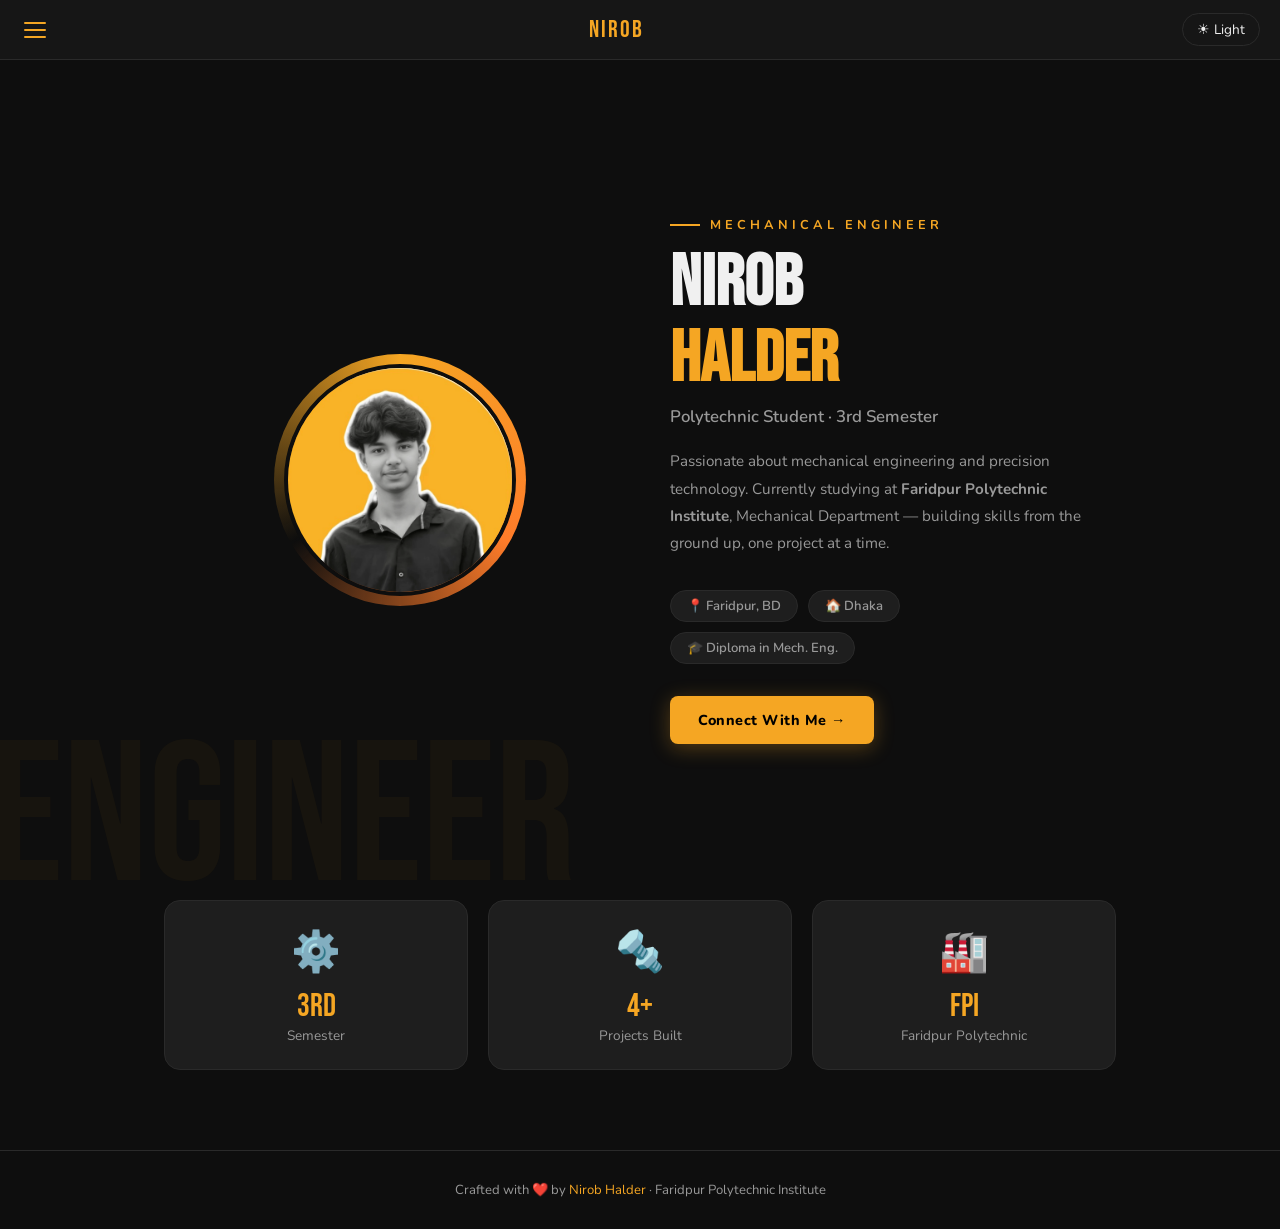
<file: index.html>
<!DOCTYPE html>
<html lang="en">
<head>
  <meta charset="UTF-8" />
  <meta name="viewport" content="width=device-width, initial-scale=1.0" />
  <title>Nirob Halder — Portfolio</title>
  <meta name="description" content="Portfolio of Nirob Halder — Mechanical Engineering Student at Faridpur Polytechnic Institute" />
  <link rel="stylesheet" href="style.css" />
</head>
<body>

  <!-- TOPBAR -->
  <header class="topbar">
    <button class="menu-btn" onclick="openMenu()" aria-label="Open Menu">
      <span></span><span></span><span></span>
    </button>
    <a href="index.html" class="logo">NIROB</a>
    <button class="theme-btn" id="themeBtn" onclick="toggleTheme()">☀ Light</button>
  </header>

  <!-- OVERLAY -->
  <div class="overlay" id="overlay" onclick="closeMenu()"></div>

  <!-- SIDEBAR -->
  <nav class="sidebar" id="sidebar">
    <button class="sidebar-close" onclick="closeMenu()">✕</button>
    <div class="sidebar-brand">NIROB HALDER</div>
    <ul class="nav-links">
      <li>
        <a href="index.html">
          <span class="nav-icon">🏠</span> Home
        </a>
      </li>
      <li>
        <a href="skills.html">
          <span class="nav-icon">⚙️</span> Skills
        </a>
      </li>
      <li>
        <a href="projects.html">
          <span class="nav-icon">🔧</span> Projects
        </a>
      </li>
     
      <li>
  <a href="pictures.html">
    <span class="nav-icon">📸</span> Pictures
  </a>
</li>
      
     <li>
        <a href="connect.html">
          <span class="nav-icon">📡</span> Connect
        </a>
      </li>
    </ul>
    <div class="sidebar-footer">© 2025 Nirob Halder</div>
  </nav>

  <!-- HOME PAGE -->
  <main class="page">
    <section class="home-hero">
      <div class="hero-bg-text">ENGINEER</div>

      <div class="hero-content">
        <!-- Profile Image -->
        <div class="hero-image-wrap fade-up delay-1">
          <div class="profile-ring">
            <div class="profile-img">
              <img src="nirob.png" alt="Nirob Halder"
                   onerror="this.style.display='none'; this.nextElementSibling.style.display='flex';" />
              <div class="profile-img-placeholder" style="display:none;">⚙️</div>
            </div>
          </div>
        </div>

        <!-- Text -->
        <div class="hero-text">
          <p class="hero-label fade-up delay-1">Mechanical Engineer</p>
          <h1 class="hero-name fade-up delay-2">
            NIROB<br /><span>HALDER</span>
          </h1>
          <p class="hero-title fade-up delay-3">Polytechnic Student · 3rd Semester</p>
          <p class="hero-desc fade-up delay-3">
            Passionate about mechanical engineering and precision technology.
            Currently studying at <strong>Faridpur Polytechnic Institute</strong>,
            Mechanical Department — building skills from the ground up,
            one project at a time.
          </p>
          <div class="hero-badges fade-up delay-4">
            <span class="badge">📍 Faridpur, BD</span>
            <span class="badge">🏠 Dhaka</span>
            <span class="badge">🎓 Diploma in Mech. Eng.</span>
          </div>
          <a href="connect.html" class="hero-cta fade-up delay-5">
            Connect With Me →
          </a>
        </div>
      </div>
    </section>

    <!-- Quick stats -->
    <section style="padding: 0 24px 80px; max-width: 1000px; margin: 0 auto;">
      <div style="display: grid; grid-template-columns: repeat(3, 1fr); gap: 20px;">
        <div class="skill-card fade-up delay-1" style="text-align:center;">
          <div style="font-size:2.5rem; margin-bottom:8px;">⚙️</div>
          <div style="font-family:'Bebas Neue',cursive; font-size:2rem; color:var(--accent);">3rd</div>
          <div style="font-size:0.85rem; color:var(--text2);">Semester</div>
        </div>
        <div class="skill-card fade-up delay-2" style="text-align:center;">
          <div style="font-size:2.5rem; margin-bottom:8px;">🔩</div>
          <div style="font-family:'Bebas Neue',cursive; font-size:2rem; color:var(--accent);">4+</div>
          <div style="font-size:0.85rem; color:var(--text2);">Projects Built</div>
        </div>
        <div class="skill-card fade-up delay-3" style="text-align:center;">
          <div style="font-size:2.5rem; margin-bottom:8px;">🏭</div>
          <div style="font-family:'Bebas Neue',cursive; font-size:2rem; color:var(--accent);">FPI</div>
          <div style="font-size:0.85rem; color:var(--text2);">Faridpur Polytechnic</div>
        </div>
      </div>
    </section>
  </main>

  <footer>
    <p>Crafted with ❤️ by <span>Nirob Halder</span> · Faridpur Polytechnic Institute</p>
  </footer>

  <script src="script.js"></script>
</body>
</html>
</file>
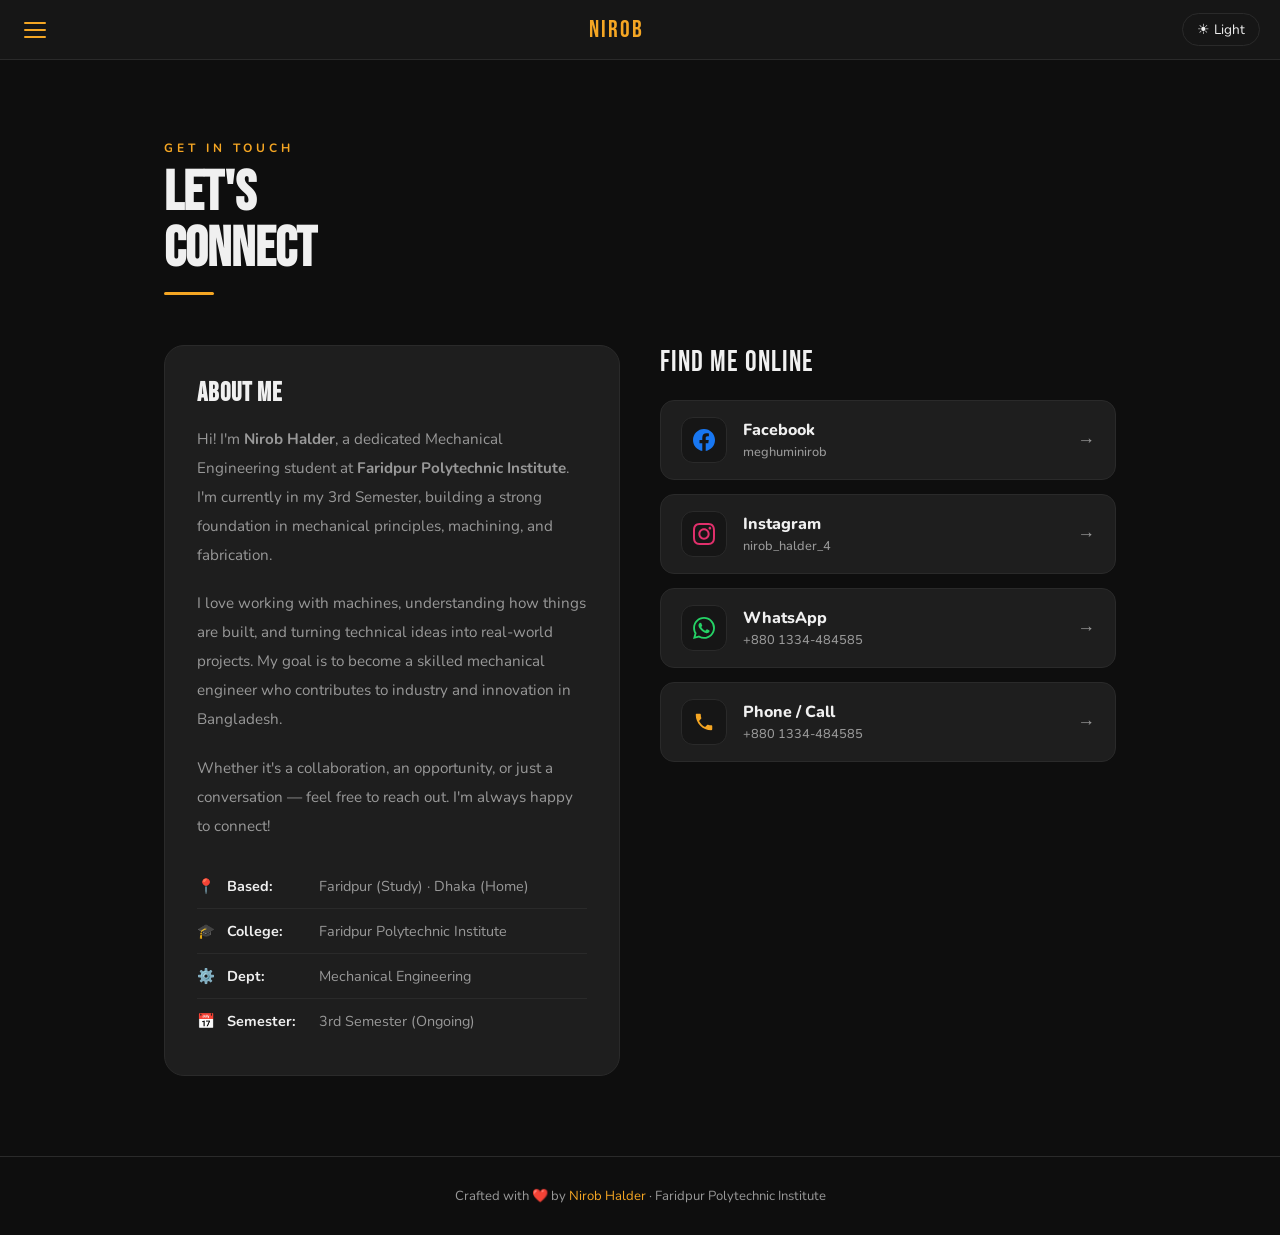
<file: connect.html>
<!DOCTYPE html>
<html lang="en">
<head>
  <meta charset="UTF-8" />
  <meta name="viewport" content="width=device-width, initial-scale=1.0" />
  <title>Connect — Nirob Halder</title>
  <link rel="stylesheet" href="style.css" />
</head>
<body>

  <!-- TOPBAR -->
  <header class="topbar">
    <button class="menu-btn" onclick="openMenu()" aria-label="Open Menu">
      <span></span><span></span><span></span>
    </button>
    <a href="index.html" class="logo">NIROB</a>
    <button class="theme-btn" id="themeBtn" onclick="toggleTheme()">☀ Light</button>
  </header>

  <!-- OVERLAY -->
  <div class="overlay" id="overlay" onclick="closeMenu()"></div>

  <!-- SIDEBAR -->
  <nav class="sidebar" id="sidebar">
    <button class="sidebar-close" onclick="closeMenu()">✕</button>
    <div class="sidebar-brand">NIROB HALDER</div>
    <ul class="nav-links">
      <li><a href="index.html"><span class="nav-icon">🏠</span> Home</a></li>
      <li><a href="skills.html"><span class="nav-icon">⚙️</span> Skills</a></li>
      <li><a href="projects.html"><span class="nav-icon">🔧</span> Projects</a></li>
      <li><a href="connect.html"><span class="nav-icon">📡</span> Connect</a></li>
    </ul>
    <div class="sidebar-footer">© 2025 Nirob Halder</div>
  </nav>

  <!-- CONNECT PAGE -->
  <main class="page">
    <div class="section">
      <div class="section-header fade-up delay-1">
        <p class="section-label">Get In Touch</p>
        <h2 class="section-title">Let's<br/>Connect</h2>
        <div class="section-line"></div>
      </div>

      <div class="connect-grid">

        <!-- About Card -->
        <div class="connect-about fade-up delay-2">
          <h3 style="font-family:'Bebas Neue',cursive; font-size:1.6rem; color:var(--text); margin-bottom:16px; letter-spacing:1px;">
            About Me
          </h3>
          <p>
            Hi! I'm <strong>Nirob Halder</strong>, a dedicated Mechanical Engineering student at
            <strong>Faridpur Polytechnic Institute</strong>. I'm currently in my 3rd Semester,
            building a strong foundation in mechanical principles, machining, and fabrication.
          </p>
          <p>
            I love working with machines, understanding how things are built, and turning
            technical ideas into real-world projects. My goal is to become a skilled
            mechanical engineer who contributes to industry and innovation in Bangladesh.
          </p>
          <p>
            Whether it's a collaboration, an opportunity, or just a conversation —
            feel free to reach out. I'm always happy to connect!
          </p>

          <div style="margin-top: 24px;">
            <div class="connect-info-item">
              <span>📍</span>
              <strong>Based:</strong>
              <span>Faridpur (Study) · Dhaka (Home)</span>
            </div>
            <div class="connect-info-item">
              <span>🎓</span>
              <strong>College:</strong>
              <span>Faridpur Polytechnic Institute</span>
            </div>
            <div class="connect-info-item">
              <span>⚙️</span>
              <strong>Dept:</strong>
              <span>Mechanical Engineering</span>
            </div>
            <div class="connect-info-item">
              <span>📅</span>
              <strong>Semester:</strong>
              <span>3rd Semester (Ongoing)</span>
            </div>
          </div>
        </div>

        <!-- Social Links -->
        <div class="social-section fade-up delay-3">
          <div class="social-title">Find Me Online</div>
          <div class="social-cards">

            <!-- Facebook -->
            <a class="social-card"
               href="https://www.facebook.com/meghuminirob"
               target="_blank" rel="noopener noreferrer">
              <div class="social-card-icon" style="color:#1877F2;">
                <svg width="22" height="22" viewBox="0 0 24 24" fill="currentColor">
                  <path d="M24 12.073c0-6.627-5.373-12-12-12s-12 5.373-12 12c0 5.99 4.388 10.954 10.125 11.854v-8.385H7.078v-3.47h3.047V9.43c0-3.007 1.792-4.669 4.533-4.669 1.312 0 2.686.235 2.686.235v2.953H15.83c-1.491 0-1.956.925-1.956 1.874v2.25h3.328l-.532 3.47h-2.796v8.385C19.612 23.027 24 18.062 24 12.073z"/>
                </svg>
              </div>
              <div class="social-card-info">
                <div class="social-card-name">Facebook</div>
                <div class="social-card-handle">meghuminirob</div>
              </div>
              <div class="social-arrow">→</div>
            </a>

            <!-- Instagram -->
            <a class="social-card"
               href="https://www.instagram.com/nirob_halder_4?igsh=eGdpYWpva2gyNnht"
               target="_blank" rel="noopener noreferrer">
              <div class="social-card-icon" style="color:#E1306C;">
                <svg width="22" height="22" viewBox="0 0 24 24" fill="currentColor">
                  <path d="M12 2.163c3.204 0 3.584.012 4.85.07 3.252.148 4.771 1.691 4.919 4.919.058 1.265.069 1.645.069 4.849 0 3.205-.012 3.584-.069 4.849-.149 3.225-1.664 4.771-4.919 4.919-1.266.058-1.644.07-4.85.07-3.204 0-3.584-.012-4.849-.07-3.26-.149-4.771-1.699-4.919-4.92-.058-1.265-.07-1.644-.07-4.849 0-3.204.013-3.583.07-4.849.149-3.227 1.664-4.771 4.919-4.919 1.266-.057 1.645-.069 4.849-.069zm0-2.163c-3.259 0-3.667.014-4.947.072-4.358.2-6.78 2.618-6.98 6.98-.059 1.281-.073 1.689-.073 4.948 0 3.259.014 3.668.072 4.948.2 4.358 2.618 6.78 6.98 6.98 1.281.058 1.689.072 4.948.072 3.259 0 3.668-.014 4.948-.072 4.354-.2 6.782-2.618 6.979-6.98.059-1.28.073-1.689.073-4.948 0-3.259-.014-3.667-.072-4.947-.196-4.354-2.617-6.78-6.979-6.98-1.281-.059-1.69-.073-4.949-.073zm0 5.838c-3.403 0-6.162 2.759-6.162 6.162s2.759 6.163 6.162 6.163 6.162-2.759 6.162-6.163c0-3.403-2.759-6.162-6.162-6.162zm0 10.162c-2.209 0-4-1.79-4-4 0-2.209 1.791-4 4-4s4 1.791 4 4c0 2.21-1.791 4-4 4zm6.406-11.845c-.796 0-1.441.645-1.441 1.44s.645 1.44 1.441 1.44c.795 0 1.439-.645 1.439-1.44s-.644-1.44-1.439-1.44z"/>
                </svg>
              </div>
              <div class="social-card-info">
                <div class="social-card-name">Instagram</div>
                <div class="social-card-handle">nirob_halder_4</div>
              </div>
              <div class="social-arrow">→</div>
            </a>

            <!-- WhatsApp -->
            <a class="social-card"
               href="https://wa.me/8801334484585"
               target="_blank" rel="noopener noreferrer">
              <div class="social-card-icon" style="color:#25D366;">
                <svg width="22" height="22" viewBox="0 0 24 24" fill="currentColor">
                  <path d="M17.472 14.382c-.297-.149-1.758-.867-2.03-.967-.273-.099-.471-.148-.67.15-.197.297-.767.966-.94 1.164-.173.199-.347.223-.644.075-.297-.15-1.255-.463-2.39-1.475-.883-.788-1.48-1.761-1.653-2.059-.173-.297-.018-.458.13-.606.134-.133.298-.347.446-.52.149-.174.198-.298.298-.497.099-.198.05-.371-.025-.52-.075-.149-.669-1.612-.916-2.207-.242-.579-.487-.5-.669-.51-.173-.008-.371-.01-.57-.01-.198 0-.52.074-.792.372-.272.297-1.04 1.016-1.04 2.479 0 1.462 1.065 2.875 1.213 3.074.149.198 2.096 3.2 5.077 4.487.709.306 1.262.489 1.694.625.712.227 1.36.195 1.871.118.571-.085 1.758-.719 2.006-1.413.248-.694.248-1.289.173-1.413-.074-.124-.272-.198-.57-.347m-5.421 7.403h-.004a9.87 9.87 0 01-5.031-1.378l-.361-.214-3.741.982.998-3.648-.235-.374a9.86 9.86 0 01-1.51-5.26c.001-5.45 4.436-9.884 9.888-9.884 2.64 0 5.122 1.03 6.988 2.898a9.825 9.825 0 012.893 6.994c-.003 5.45-4.437 9.884-9.885 9.884m8.413-18.297A11.815 11.815 0 0012.05 0C5.495 0 .16 5.335.157 11.892c0 2.096.547 4.142 1.588 5.945L.057 24l6.305-1.654a11.882 11.882 0 005.683 1.448h.005c6.554 0 11.89-5.335 11.893-11.893a11.821 11.821 0 00-3.48-8.413z"/>
                </svg>
              </div>
              <div class="social-card-info">
                <div class="social-card-name">WhatsApp</div>
                <div class="social-card-handle">+880 1334-484585</div>
              </div>
              <div class="social-arrow">→</div>
            </a>

            <!-- Phone -->
            <a class="social-card" href="tel:+8801334484585">
              <div class="social-card-icon" style="color:var(--accent);">
                <svg width="22" height="22" viewBox="0 0 24 24" fill="currentColor">
                  <path d="M6.62 10.79c1.44 2.83 3.76 5.14 6.59 6.59l2.2-2.2c.27-.27.67-.36 1.02-.24 1.12.37 2.33.57 3.57.57.55 0 1 .45 1 1V20c0 .55-.45 1-1 1-9.39 0-17-7.61-17-17 0-.55.45-1 1-1h3.5c.55 0 1 .45 1 1 0 1.25.2 2.45.57 3.57.11.35.03.74-.25 1.02l-2.2 2.2z"/>
                </svg>
              </div>
              <div class="social-card-info">
                <div class="social-card-name">Phone / Call</div>
                <div class="social-card-handle">+880 1334-484585</div>
              </div>
              <div class="social-arrow">→</div>
            </a>

          </div>
        </div>
      </div>
    </div>
  </main>

  <footer>
    <p>Crafted with ❤️ by <span>Nirob Halder</span> · Faridpur Polytechnic Institute</p>
  </footer>

  <script src="script.js"></script>
</body>
</html>
</file>
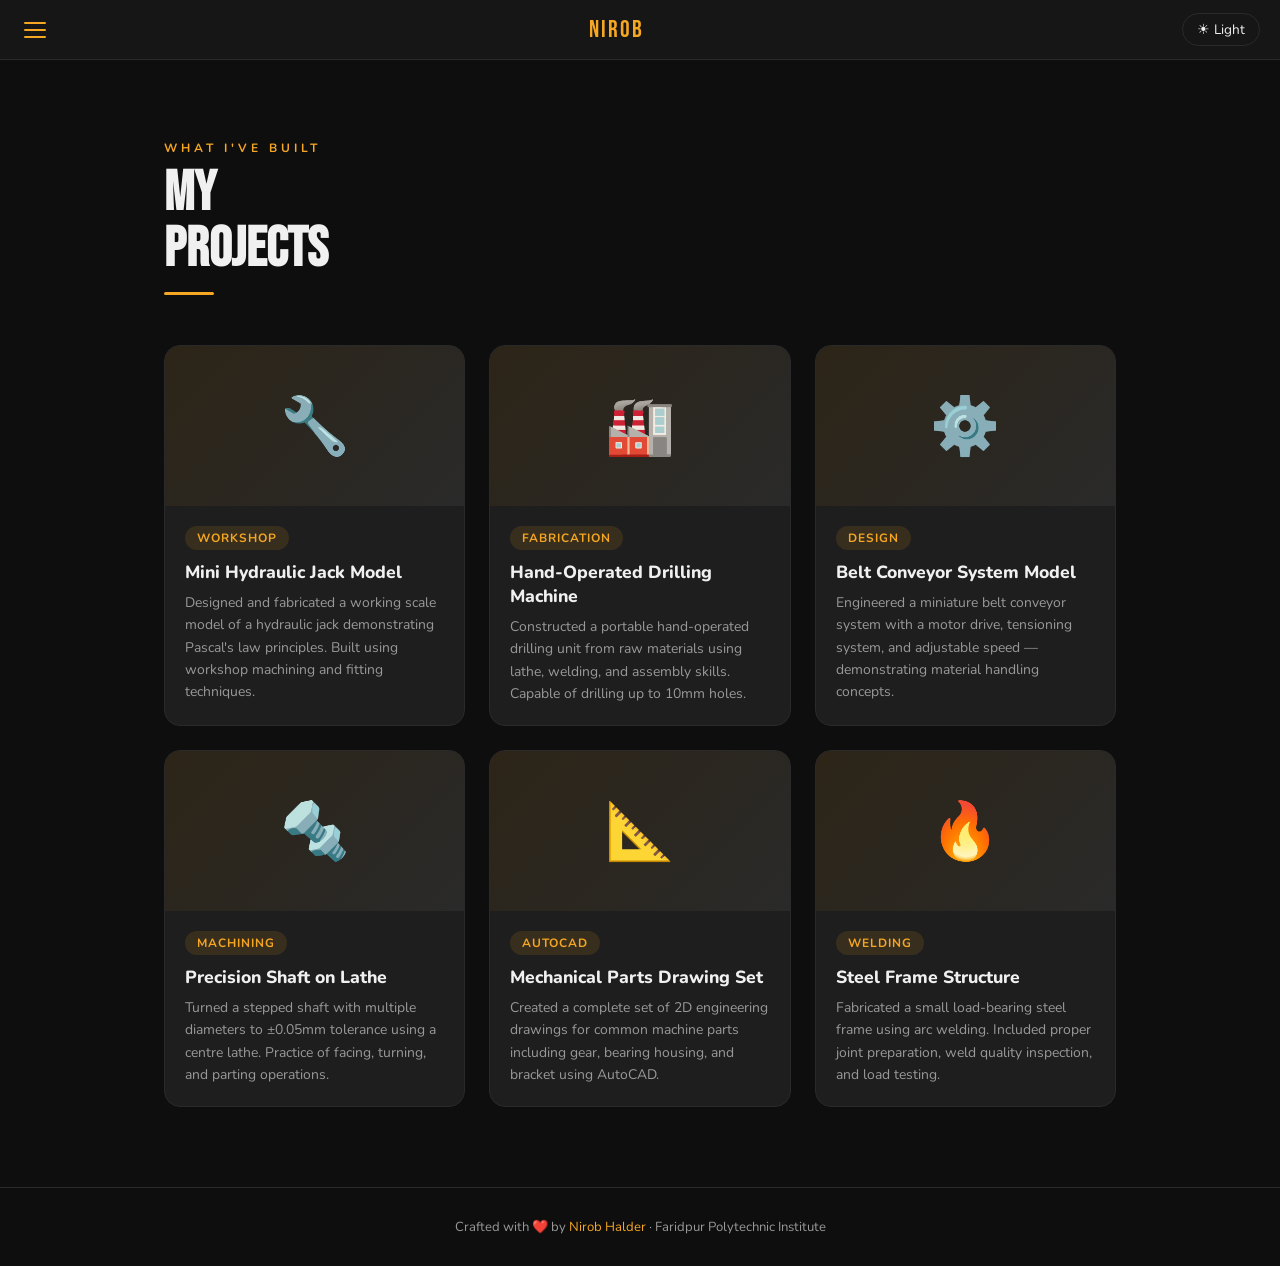
<file: projects.html>
<!DOCTYPE html>
<html lang="en">
<head>
  <meta charset="UTF-8" />
  <meta name="viewport" content="width=device-width, initial-scale=1.0" />
  <title>Projects — Nirob Halder</title>
  <link rel="stylesheet" href="style.css" />
</head>
<body>

  <!-- TOPBAR -->
  <header class="topbar">
    <button class="menu-btn" onclick="openMenu()" aria-label="Open Menu">
      <span></span><span></span><span></span>
    </button>
    <a href="index.html" class="logo">NIROB</a>
    <button class="theme-btn" id="themeBtn" onclick="toggleTheme()">☀ Light</button>
  </header>

  <!-- OVERLAY -->
  <div class="overlay" id="overlay" onclick="closeMenu()"></div>

  <!-- SIDEBAR -->
  <nav class="sidebar" id="sidebar">
    <button class="sidebar-close" onclick="closeMenu()">✕</button>
    <div class="sidebar-brand">NIROB HALDER</div>
    <ul class="nav-links">
      <li><a href="index.html"><span class="nav-icon">🏠</span> Home</a></li>
      <li><a href="skills.html"><span class="nav-icon">⚙️</span> Skills</a></li>
      <li><a href="projects.html"><span class="nav-icon">🔧</span> Projects</a></li>
      <li><a href="connect.html"><span class="nav-icon">📡</span> Connect</a></li>
    </ul>
    <div class="sidebar-footer">© 2025 Nirob Halder</div>
  </nav>

  <!-- PROJECTS PAGE -->
  <main class="page">
    <div class="section">
      <div class="section-header fade-up delay-1">
        <p class="section-label">What I've Built</p>
        <h2 class="section-title">My<br/>Projects</h2>
        <div class="section-line"></div>
      </div>

      <div class="projects-grid">

        <div class="project-card fade-up delay-1">
          <div class="project-thumb">🔧</div>
          <div class="project-body">
            <span class="project-tag">Workshop</span>
            <div class="project-title">Mini Hydraulic Jack Model</div>
            <div class="project-desc">
              Designed and fabricated a working scale model of a hydraulic jack demonstrating Pascal's law principles. Built using workshop machining and fitting techniques.
            </div>
          </div>
        </div>

        <div class="project-card fade-up delay-2">
          <div class="project-thumb">🏭</div>
          <div class="project-body">
            <span class="project-tag">Fabrication</span>
            <div class="project-title">Hand-Operated Drilling Machine</div>
            <div class="project-desc">
              Constructed a portable hand-operated drilling unit from raw materials using lathe, welding, and assembly skills. Capable of drilling up to 10mm holes.
            </div>
          </div>
        </div>

        <div class="project-card fade-up delay-3">
          <div class="project-thumb">⚙️</div>
          <div class="project-body">
            <span class="project-tag">Design</span>
            <div class="project-title">Belt Conveyor System Model</div>
            <div class="project-desc">
              Engineered a miniature belt conveyor system with a motor drive, tensioning system, and adjustable speed — demonstrating material handling concepts.
            </div>
          </div>
        </div>

        <div class="project-card fade-up delay-1">
          <div class="project-thumb">🔩</div>
          <div class="project-body">
            <span class="project-tag">Machining</span>
            <div class="project-title">Precision Shaft on Lathe</div>
            <div class="project-desc">
              Turned a stepped shaft with multiple diameters to ±0.05mm tolerance using a centre lathe. Practice of facing, turning, and parting operations.
            </div>
          </div>
        </div>

        <div class="project-card fade-up delay-2">
          <div class="project-thumb">📐</div>
          <div class="project-body">
            <span class="project-tag">AutoCAD</span>
            <div class="project-title">Mechanical Parts Drawing Set</div>
            <div class="project-desc">
              Created a complete set of 2D engineering drawings for common machine parts including gear, bearing housing, and bracket using AutoCAD.
            </div>
          </div>
        </div>

        <div class="project-card fade-up delay-3">
          <div class="project-thumb">🔥</div>
          <div class="project-body">
            <span class="project-tag">Welding</span>
            <div class="project-title">Steel Frame Structure</div>
            <div class="project-desc">
              Fabricated a small load-bearing steel frame using arc welding. Included proper joint preparation, weld quality inspection, and load testing.
            </div>
          </div>
        </div>

      </div>
    </div>
  </main>

  <footer>
    <p>Crafted with ❤️ by <span>Nirob Halder</span> · Faridpur Polytechnic Institute</p>
  </footer>

  <script src="script.js"></script>
</body>
</html>
</file>
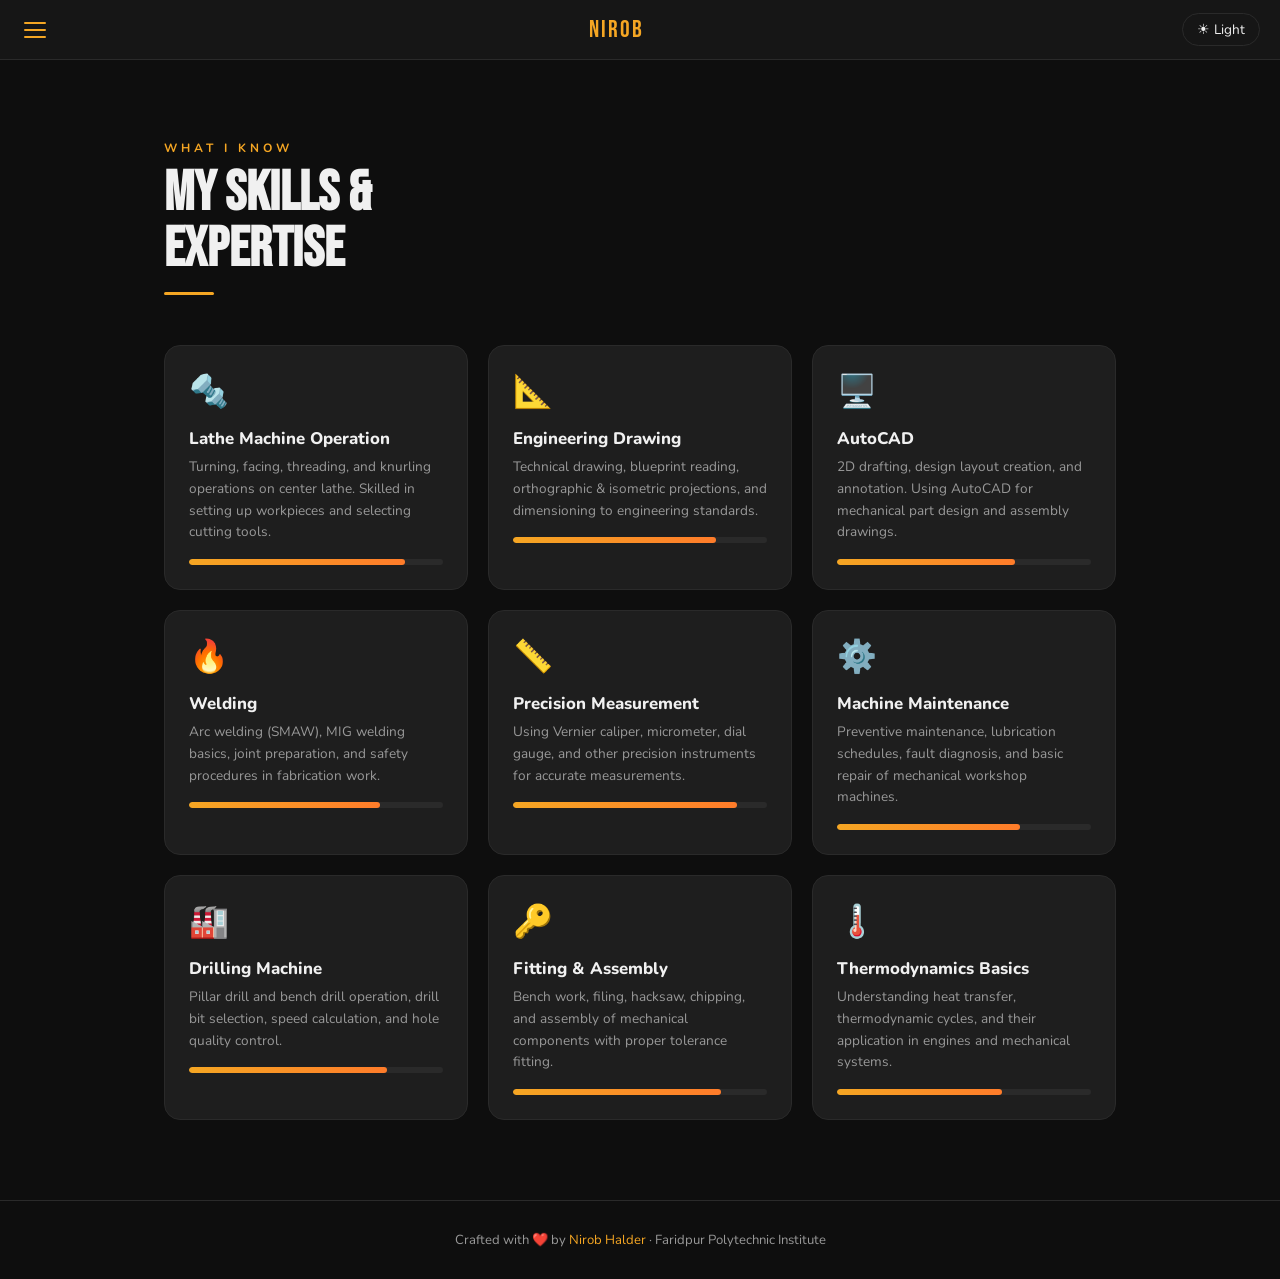
<file: skills.html>
<!DOCTYPE html>
<html lang="en">
<head>
  <meta charset="UTF-8" />
  <meta name="viewport" content="width=device-width, initial-scale=1.0" />
  <title>Skills — Nirob Halder</title>
  <link rel="stylesheet" href="style.css" />
</head>
<body>

  <!-- TOPBAR -->
  <header class="topbar">
    <button class="menu-btn" onclick="openMenu()" aria-label="Open Menu">
      <span></span><span></span><span></span>
    </button>
    <a href="index.html" class="logo">NIROB</a>
    <button class="theme-btn" id="themeBtn" onclick="toggleTheme()">☀ Light</button>
  </header>

  <!-- OVERLAY -->
  <div class="overlay" id="overlay" onclick="closeMenu()"></div>

  <!-- SIDEBAR -->
  <nav class="sidebar" id="sidebar">
    <button class="sidebar-close" onclick="closeMenu()">✕</button>
    <div class="sidebar-brand">NIROB HALDER</div>
    <ul class="nav-links">
      <li><a href="index.html"><span class="nav-icon">🏠</span> Home</a></li>
      <li><a href="skills.html"><span class="nav-icon">⚙️</span> Skills</a></li>
      <li><a href="projects.html"><span class="nav-icon">🔧</span> Projects</a></li>
      <li><a href="connect.html"><span class="nav-icon">📡</span> Connect</a></li>
    </ul>
    <div class="sidebar-footer">© 2025 Nirob Halder</div>
  </nav>

  <!-- SKILLS PAGE -->
  <main class="page">
    <div class="section">
      <div class="section-header fade-up delay-1">
        <p class="section-label">What I Know</p>
        <h2 class="section-title">My Skills &<br/>Expertise</h2>
        <div class="section-line"></div>
      </div>

      <!-- Core Technical Skills -->
      <div class="skills-grid">

        <div class="skill-card fade-up delay-1">
          <div class="skill-icon">🔩</div>
          <div class="skill-name">Lathe Machine Operation</div>
          <div class="skill-desc">Turning, facing, threading, and knurling operations on center lathe. Skilled in setting up workpieces and selecting cutting tools.</div>
          <div class="skill-bar-wrap">
            <div class="skill-bar" data-width="85%"></div>
          </div>
        </div>

        <div class="skill-card fade-up delay-2">
          <div class="skill-icon">📐</div>
          <div class="skill-name">Engineering Drawing</div>
          <div class="skill-desc">Technical drawing, blueprint reading, orthographic & isometric projections, and dimensioning to engineering standards.</div>
          <div class="skill-bar-wrap">
            <div class="skill-bar" data-width="80%"></div>
          </div>
        </div>

        <div class="skill-card fade-up delay-3">
          <div class="skill-icon">🖥️</div>
          <div class="skill-name">AutoCAD</div>
          <div class="skill-desc">2D drafting, design layout creation, and annotation. Using AutoCAD for mechanical part design and assembly drawings.</div>
          <div class="skill-bar-wrap">
            <div class="skill-bar" data-width="70%"></div>
          </div>
        </div>

        <div class="skill-card fade-up delay-1">
          <div class="skill-icon">🔥</div>
          <div class="skill-name">Welding</div>
          <div class="skill-desc">Arc welding (SMAW), MIG welding basics, joint preparation, and safety procedures in fabrication work.</div>
          <div class="skill-bar-wrap">
            <div class="skill-bar" data-width="75%"></div>
          </div>
        </div>

        <div class="skill-card fade-up delay-2">
          <div class="skill-icon">📏</div>
          <div class="skill-name">Precision Measurement</div>
          <div class="skill-desc">Using Vernier caliper, micrometer, dial gauge, and other precision instruments for accurate measurements.</div>
          <div class="skill-bar-wrap">
            <div class="skill-bar" data-width="88%"></div>
          </div>
        </div>

        <div class="skill-card fade-up delay-3">
          <div class="skill-icon">⚙️</div>
          <div class="skill-name">Machine Maintenance</div>
          <div class="skill-desc">Preventive maintenance, lubrication schedules, fault diagnosis, and basic repair of mechanical workshop machines.</div>
          <div class="skill-bar-wrap">
            <div class="skill-bar" data-width="72%"></div>
          </div>
        </div>

        <div class="skill-card fade-up delay-1">
          <div class="skill-icon">🏭</div>
          <div class="skill-name">Drilling Machine</div>
          <div class="skill-desc">Pillar drill and bench drill operation, drill bit selection, speed calculation, and hole quality control.</div>
          <div class="skill-bar-wrap">
            <div class="skill-bar" data-width="78%"></div>
          </div>
        </div>

        <div class="skill-card fade-up delay-2">
          <div class="skill-icon">🔑</div>
          <div class="skill-name">Fitting & Assembly</div>
          <div class="skill-desc">Bench work, filing, hacksaw, chipping, and assembly of mechanical components with proper tolerance fitting.</div>
          <div class="skill-bar-wrap">
            <div class="skill-bar" data-width="82%"></div>
          </div>
        </div>

        <div class="skill-card fade-up delay-3">
          <div class="skill-icon">🌡️</div>
          <div class="skill-name">Thermodynamics Basics</div>
          <div class="skill-desc">Understanding heat transfer, thermodynamic cycles, and their application in engines and mechanical systems.</div>
          <div class="skill-bar-wrap">
            <div class="skill-bar" data-width="65%"></div>
          </div>
        </div>

      </div>
    </div>
  </main>

  <footer>
    <p>Crafted with ❤️ by <span>Nirob Halder</span> · Faridpur Polytechnic Institute</p>
  </footer>

  <script src="script.js"></script>
</body>
</html>
</file>
<file: style.css>
@import url('https://fonts.googleapis.com/css2?family=Bebas+Neue&family=Nunito:wght@400;500;600;700;800&display=swap');

:root {
  --bg: #0e0e0e;
  --bg2: #161616;
  --card: #1e1e1e;
  --border: #2a2a2a;
  --accent: #f5a623;
  --accent2: #ff7c2a;
  --text: #f0f0f0;
  --text2: #999;
  --white: #fff;
  --shadow: 0 8px 32px rgba(0,0,0,0.4);
}

[data-theme="light"] {
  --bg: #f4f1ec;
  --bg2: #ebe7e0;
  --card: #ffffff;
  --border: #ddd;
  --text: #1a1a1a;
  --text2: #555;
  --shadow: 0 8px 32px rgba(0,0,0,0.12);
}

* { margin: 0; padding: 0; box-sizing: border-box; }

html { scroll-behavior: smooth; }

body {
  font-family: 'Nunito', sans-serif;
  background: var(--bg);
  color: var(--text);
  min-height: 100vh;
  transition: background 0.35s, color 0.35s;
}

/* ── TOPBAR ── */
.topbar {
  position: fixed; top: 0; left: 0; right: 0; z-index: 100;
  height: 60px;
  background: var(--bg2);
  border-bottom: 1px solid var(--border);
  display: flex; align-items: center; justify-content: space-between;
  padding: 0 20px;
  backdrop-filter: blur(10px);
}

.menu-btn {
  background: none; border: none; cursor: pointer;
  display: flex; flex-direction: column; gap: 5px; padding: 4px;
}
.menu-btn span {
  display: block; width: 22px; height: 2px;
  background: var(--accent); border-radius: 2px;
  transition: 0.3s;
}

.logo {
  font-family: 'Bebas Neue', cursive;
  font-size: 1.5rem;
  color: var(--accent);
  letter-spacing: 2px;
  text-decoration: none;
}

.theme-btn {
  background: none; border: 1px solid var(--border);
  border-radius: 50px; cursor: pointer; padding: 6px 14px;
  color: var(--text); font-size: 0.85rem; font-family: 'Nunito', sans-serif;
  transition: 0.3s;
}
.theme-btn:hover { border-color: var(--accent); color: var(--accent); }

/* ── SIDEBAR ── */
.overlay {
  position: fixed; inset: 0; z-index: 150;
  background: rgba(0,0,0,0.6);
  opacity: 0; pointer-events: none;
  transition: opacity 0.3s;
  backdrop-filter: blur(4px);
}
.overlay.open { opacity: 1; pointer-events: all; }

.sidebar {
  position: fixed; top: 0; left: -280px; z-index: 200;
  width: 260px; height: 100vh;
  background: var(--bg2);
  border-right: 1px solid var(--border);
  transition: left 0.35s cubic-bezier(0.4,0,0.2,1);
  padding: 80px 0 40px;
  display: flex; flex-direction: column;
}
.sidebar.open { left: 0; }

.sidebar-close {
  position: absolute; top: 16px; right: 16px;
  background: none; border: none; cursor: pointer;
  color: var(--text2); font-size: 1.5rem; line-height: 1;
}

.sidebar-brand {
  padding: 0 28px 32px;
  border-bottom: 1px solid var(--border);
  font-family: 'Bebas Neue', cursive;
  font-size: 1.4rem;
  color: var(--accent);
  letter-spacing: 3px;
}

.nav-links {
  list-style: none; padding: 24px 0; flex: 1;
}
.nav-links li a {
  display: flex; align-items: center; gap: 14px;
  padding: 14px 28px;
  color: var(--text2); text-decoration: none;
  font-weight: 600; font-size: 1.05rem;
  transition: 0.25s; border-left: 3px solid transparent;
  letter-spacing: 0.5px;
}
.nav-links li a:hover,
.nav-links li a.active {
  color: var(--accent); border-left-color: var(--accent);
  background: rgba(245,166,35,0.06);
}
.nav-links li a .nav-icon { font-size: 1.2rem; }

.sidebar-footer {
  padding: 20px 28px;
  font-size: 0.78rem; color: var(--text2);
  border-top: 1px solid var(--border);
}

/* ── PAGE WRAPPER ── */
.page {
  padding-top: 60px;
  min-height: 100vh;
}

/* ── HOME PAGE ── */
.home-hero {
  min-height: calc(100vh - 60px);
  display: flex; align-items: center; justify-content: center;
  padding: 40px 24px;
  position: relative; overflow: hidden;
}

.hero-bg-text {
  position: absolute; bottom: -20px; left: -10px;
  font-family: 'Bebas Neue', cursive;
  font-size: clamp(80px, 25vw, 200px);
  color: rgba(245,166,35,0.04);
  line-height: 1; pointer-events: none;
  white-space: nowrap;
}

.hero-content {
  max-width: 900px; width: 100%;
  display: grid; grid-template-columns: 1fr 1fr;
  gap: 60px; align-items: center;
  position: relative; z-index: 1;
}

.hero-image-wrap {
  display: flex; justify-content: center;
}

.profile-ring {
  position: relative; width: 240px; height: 240px;
}
.profile-ring::before {
  content: '';
  position: absolute; inset: -6px;
  border-radius: 50%;
  background: conic-gradient(var(--accent), var(--accent2), transparent, var(--accent));
  animation: spin 6s linear infinite;
}
@keyframes spin { to { transform: rotate(360deg); } }

.profile-img {
  position: absolute; inset: 4px;
  border-radius: 50%; overflow: hidden;
  background: var(--card);
  border: 4px solid var(--bg);
}
.profile-img img {
  width: 100%; height: 100%; object-fit: cover;
}
.profile-img-placeholder {
  width: 100%; height: 100%;
  display: flex; align-items: center; justify-content: center;
  font-size: 4rem; color: var(--accent);
}

.hero-text { }
.hero-label {
  font-size: 0.8rem; font-weight: 700; letter-spacing: 4px;
  color: var(--accent); text-transform: uppercase; margin-bottom: 12px;
  display: flex; align-items: center; gap: 10px;
}
.hero-label::before {
  content: ''; display: inline-block;
  width: 30px; height: 2px; background: var(--accent);
}

.hero-name {
  font-family: 'Bebas Neue', cursive;
  font-size: clamp(2.8rem, 8vw, 4.5rem);
  line-height: 1.05;
  color: var(--text);
  margin-bottom: 8px;
}
.hero-name span { color: var(--accent); }

.hero-title {
  font-size: 1.05rem; font-weight: 600;
  color: var(--text2); margin-bottom: 20px;
}

.hero-desc {
  font-size: 0.95rem; line-height: 1.8;
  color: var(--text2); margin-bottom: 32px;
}

.hero-badges {
  display: flex; flex-wrap: wrap; gap: 10px; margin-bottom: 32px;
}
.badge {
  padding: 6px 16px; border-radius: 50px;
  border: 1px solid var(--border);
  font-size: 0.82rem; font-weight: 600;
  color: var(--text2); background: var(--card);
  transition: 0.25s;
}
.badge:hover { border-color: var(--accent); color: var(--accent); }

.hero-cta {
  display: inline-flex; align-items: center; gap: 10px;
  background: var(--accent); color: #000;
  padding: 14px 28px; border-radius: 8px;
  font-weight: 800; font-size: 0.9rem; text-decoration: none;
  transition: 0.25s; letter-spacing: 0.5px;
  box-shadow: 0 4px 20px rgba(245,166,35,0.3);
}
.hero-cta:hover { transform: translateY(-2px); box-shadow: 0 8px 30px rgba(245,166,35,0.4); }

/* ── SECTION COMMON ── */
.section {
  padding: 80px 24px;
  max-width: 1000px; margin: 0 auto;
}

.section-header { margin-bottom: 50px; }
.section-label {
  font-size: 0.75rem; font-weight: 700; letter-spacing: 4px;
  color: var(--accent); text-transform: uppercase;
  margin-bottom: 10px;
}
.section-title {
  font-family: 'Bebas Neue', cursive;
  font-size: clamp(2rem, 6vw, 3.5rem);
  color: var(--text); line-height: 1;
}
.section-line {
  width: 50px; height: 3px; background: var(--accent);
  margin-top: 14px; border-radius: 2px;
}

/* ── SKILLS PAGE ── */
.skills-grid {
  display: grid;
  grid-template-columns: repeat(auto-fill, minmax(280px, 1fr));
  gap: 20px;
}

.skill-card {
  background: var(--card);
  border: 1px solid var(--border);
  border-radius: 16px; padding: 24px;
  transition: 0.3s; position: relative; overflow: hidden;
}
.skill-card::before {
  content: '';
  position: absolute; top: 0; left: 0; right: 0; height: 3px;
  background: linear-gradient(90deg, var(--accent), var(--accent2));
  transform: scaleX(0); transform-origin: left;
  transition: transform 0.35s;
}
.skill-card:hover { transform: translateY(-4px); border-color: var(--accent); }
.skill-card:hover::before { transform: scaleX(1); }

.skill-icon { font-size: 2rem; margin-bottom: 14px; }
.skill-name {
  font-weight: 800; font-size: 1.05rem;
  color: var(--text); margin-bottom: 6px;
}
.skill-desc { font-size: 0.85rem; color: var(--text2); line-height: 1.6; margin-bottom: 16px; }

.skill-bar-wrap {
  height: 6px; background: var(--border);
  border-radius: 3px; overflow: hidden;
}
.skill-bar {
  height: 100%;
  background: linear-gradient(90deg, var(--accent), var(--accent2));
  border-radius: 3px;
  transition: width 1.2s cubic-bezier(0.4,0,0.2,1);
}

/* ── PROJECTS PAGE ── */
.projects-grid {
  display: grid;
  grid-template-columns: repeat(auto-fill, minmax(300px, 1fr));
  gap: 24px;
}

.project-card {
  background: var(--card);
  border: 1px solid var(--border);
  border-radius: 16px; overflow: hidden;
  transition: 0.3s;
}
.project-card:hover { transform: translateY(-5px); border-color: var(--accent); box-shadow: var(--shadow); }

.project-thumb {
  height: 160px;
  background: linear-gradient(135deg, var(--bg2) 0%, var(--border) 100%);
  display: flex; align-items: center; justify-content: center;
  font-size: 3.5rem; position: relative; overflow: hidden;
}
.project-thumb::after {
  content: '';
  position: absolute; inset: 0;
  background: linear-gradient(135deg, rgba(245,166,35,0.1), transparent);
}

.project-body { padding: 20px; }
.project-tag {
  display: inline-block; padding: 4px 12px;
  background: rgba(245,166,35,0.12);
  color: var(--accent); border-radius: 50px;
  font-size: 0.75rem; font-weight: 700; letter-spacing: 1px;
  margin-bottom: 10px; text-transform: uppercase;
}
.project-title {
  font-weight: 800; font-size: 1.1rem;
  color: var(--text); margin-bottom: 8px;
}
.project-desc { font-size: 0.87rem; color: var(--text2); line-height: 1.6; }

/* ── CONNECT PAGE ── */
.connect-grid {
  display: grid; grid-template-columns: 1fr 1fr;
  gap: 40px; align-items: start;
}

.connect-about {
  background: var(--card);
  border: 1px solid var(--border);
  border-radius: 20px; padding: 32px;
}
.connect-about p {
  font-size: 0.95rem; line-height: 1.9;
  color: var(--text2); margin-bottom: 20px;
}
.connect-info-item {
  display: flex; align-items: center; gap: 12px;
  padding: 12px 0; border-bottom: 1px solid var(--border);
  font-size: 0.9rem; color: var(--text2);
}
.connect-info-item:last-child { border-bottom: none; }
.connect-info-item strong { color: var(--text); min-width: 80px; }

.social-section { }
.social-title {
  font-family: 'Bebas Neue', cursive;
  font-size: 1.8rem; color: var(--text);
  margin-bottom: 20px; letter-spacing: 1px;
}
.social-cards {
  display: flex; flex-direction: column; gap: 14px;
}
.social-card {
  display: flex; align-items: center; gap: 16px;
  background: var(--card);
  border: 1px solid var(--border);
  border-radius: 14px; padding: 16px 20px;
  text-decoration: none; color: var(--text);
  transition: 0.25s; font-weight: 700;
}
.social-card:hover { border-color: var(--accent); transform: translateX(6px); }
.social-card:hover .social-card-icon { background: var(--accent); color: #000; }

.social-card-icon {
  width: 46px; height: 46px; border-radius: 12px;
  display: flex; align-items: center; justify-content: center;
  font-size: 1.3rem; background: var(--bg2);
  border: 1px solid var(--border); transition: 0.25s;
  flex-shrink: 0;
}
.social-card-info { flex: 1; }
.social-card-name { font-size: 1rem; font-weight: 800; }
.social-card-handle { font-size: 0.8rem; font-weight: 500; color: var(--text2); margin-top: 2px; }

.social-arrow { color: var(--text2); font-size: 1.1rem; transition: 0.25s; }
.social-card:hover .social-arrow { color: var(--accent); }

/* ── FOOTER ── */
footer {
  text-align: center;
  padding: 30px 20px;
  border-top: 1px solid var(--border);
  color: var(--text2); font-size: 0.82rem;
}
footer span { color: var(--accent); }

/* ── PAGE ANIMATIONS ── */
.fade-up {
  opacity: 0; transform: translateY(30px);
  animation: fadeUp 0.6s ease forwards;
}
@keyframes fadeUp {
  to { opacity: 1; transform: translateY(0); }
}
.delay-1 { animation-delay: 0.1s; }
.delay-2 { animation-delay: 0.2s; }
.delay-3 { animation-delay: 0.3s; }
.delay-4 { animation-delay: 0.4s; }
.delay-5 { animation-delay: 0.5s; }

/* ── RESPONSIVE ── */
@media (max-width: 700px) {
  .hero-content {
    grid-template-columns: 1fr;
    text-align: center; gap: 32px;
  }
  .hero-text { order: 2; }
  .hero-image-wrap { order: 1; }
  .hero-label { justify-content: center; }
  .hero-badges { justify-content: center; }
  .profile-ring { width: 180px; height: 180px; }

  .connect-grid { grid-template-columns: 1fr; }
}

@media (max-width: 480px) {
  .section { padding: 60px 16px; }
  .skills-grid { grid-template-columns: 1fr; }
  .projects-grid { grid-template-columns: 1fr; }
}
</file>
